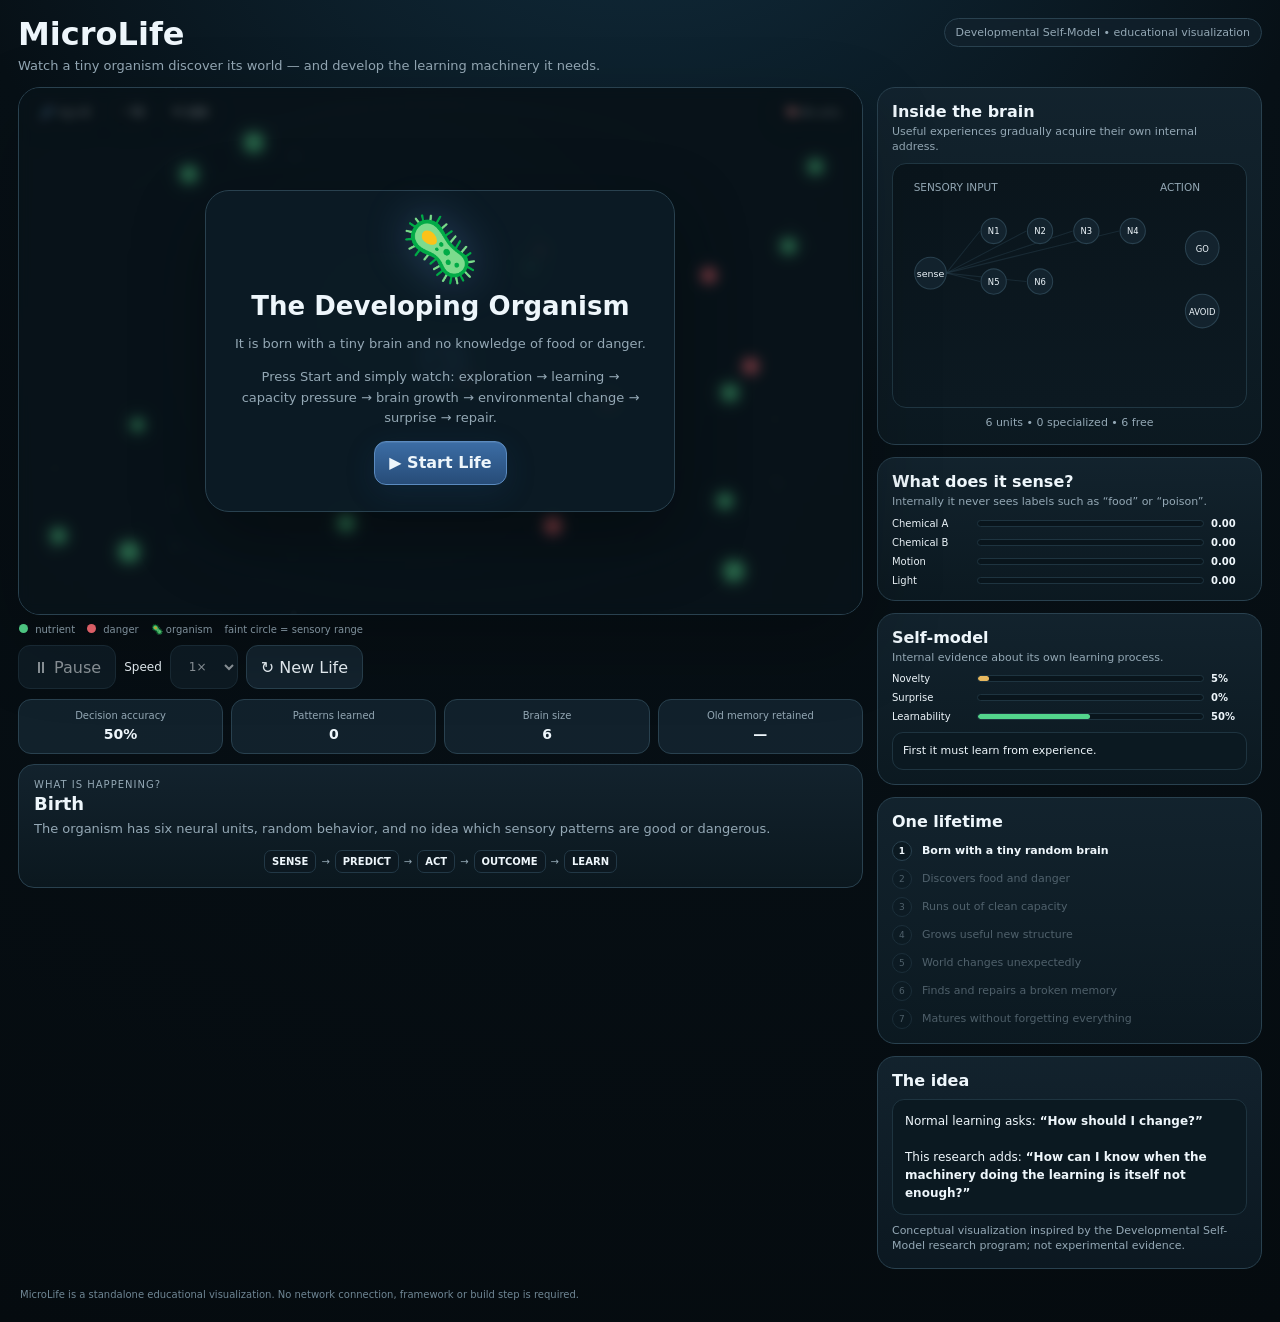
<file: index.html>
<!doctype html>
<html lang="en">
<head>
<meta charset="utf-8">
<meta name="viewport" content="width=device-width,initial-scale=1">
<title>MicroLife — A Brain That Builds Itself</title>
<meta name="description" content="Educational artificial-life visualization inspired by the Developmental Self-Model research program.">
<style>
:root{
  --bg:#071016;
  --panel:#0e1a22;
  --card:#13232e;
  --card2:#172b37;
  --text:#eef6fb;
  --muted:#94a8b5;
  --border:#29414f;
  --food:#53d58c;
  --danger:#ff6f78;
  --brain:#70a9ff;
  --novel:#e7b85f;
  --accent:#8db3ff;
  --accent-bg:#264d7f;
}
*{box-sizing:border-box}
html,body{margin:0;background:radial-gradient(circle at 50% -20%,#123042 0,#071016 42%,#050b0f 100%);color:var(--text);font-family:Inter,ui-sans-serif,system-ui,-apple-system,BlinkMacSystemFont,"Segoe UI",sans-serif}
body{min-height:100vh}
button,select{font:inherit;color:inherit}
button{cursor:pointer}
button:disabled,select:disabled{opacity:.55;cursor:not-allowed}
.app{width:min(1440px,100%);margin:0 auto;padding:18px}
.topbar{display:flex;align-items:flex-start;justify-content:space-between;gap:14px;margin-bottom:14px}
.brand h1{font-size:clamp(20px,3vw,32px);line-height:1.05;margin:0}
.brand p{margin:6px 0 0;color:var(--muted);font-size:13px}
.research-tag{border:1px solid var(--border);background:rgba(19,35,46,.7);backdrop-filter:blur(10px);border-radius:999px;padding:7px 11px;font-size:11px;color:var(--muted)}
.layout{display:grid;grid-template-columns:minmax(0,1.58fr) minmax(285px,.72fr);gap:14px}
.card{border:1px solid var(--border);background:linear-gradient(180deg,rgba(19,35,46,.96),rgba(12,25,33,.96));border-radius:18px}
.world{position:relative;overflow:hidden;border-radius:22px;border:1px solid var(--border);background:var(--panel);box-shadow:0 30px 80px rgba(0,0,0,.23)}
canvas{display:block;width:100%;height:auto;aspect-ratio:16/10}
.hud{position:absolute;top:10px;left:10px;right:10px;display:flex;justify-content:space-between;gap:8px;pointer-events:none}
.hudgroup{display:flex;gap:6px;flex-wrap:wrap}
.pill{border:1px solid rgba(92,126,146,.45);background:rgba(7,16,22,.72);backdrop-filter:blur(10px);border-radius:999px;padding:7px 10px;font-size:11px;box-shadow:0 4px 20px rgba(0,0,0,.16)}
.intro{position:absolute;inset:0;display:flex;align-items:center;justify-content:center;padding:24px;background:rgba(5,13,18,.56);backdrop-filter:blur(6px);transition:opacity .35s ease}
.intro.hide{opacity:0;pointer-events:none}
.introbox{width:min(470px,94%);text-align:center;border:1px solid var(--border);background:rgba(12,28,37,.94);border-radius:24px;padding:26px;box-shadow:0 26px 70px rgba(0,0,0,.35)}
.amoebaIcon{font-size:64px;line-height:1;margin-bottom:10px;filter:drop-shadow(0 0 22px rgba(112,169,255,.32))}
.introbox h2{margin:0;font-size:26px}
.introbox p{font-size:13px;line-height:1.55;color:var(--muted)}
.primary{background:linear-gradient(180deg,#3c6da5,#274c78);border:1px solid #5b8bc0;font-weight:750;box-shadow:inset 0 1px rgba(255,255,255,.08),0 8px 30px rgba(26,82,139,.18)}
.controls{display:flex;flex-wrap:wrap;gap:8px;margin-top:10px}
button,select{min-height:44px;border:1px solid var(--border);background:var(--card);border-radius:12px;padding:0 14px}
button:hover:not(:disabled){border-color:#4f6b7b;background:#18303d}
.stats{display:grid;grid-template-columns:repeat(4,1fr);gap:8px;margin-top:10px}
.stat{padding:10px 7px;text-align:center;border:1px solid var(--border);background:rgba(19,35,46,.92);border-radius:13px}
.stat small{display:block;color:var(--muted);font-size:10px;margin-bottom:3px}
.stat strong{font-size:14px}
.explain{margin-top:10px;padding:14px 15px;border:1px solid var(--border);background:linear-gradient(180deg,rgba(19,35,46,.96),rgba(11,24,31,.96));border-radius:16px;min-height:112px}
.eyebrow{font-size:10px;letter-spacing:.1em;text-transform:uppercase;color:var(--muted)}
.eventTitle{font-size:18px;font-weight:800;margin-top:3px}
.eventText{margin-top:6px;color:var(--muted);line-height:1.45;font-size:13px}
.flow{display:flex;align-items:center;justify-content:center;gap:5px;flex-wrap:wrap;margin-top:11px;font-size:10px;color:var(--muted)}
.flow b{color:var(--text);background:#0c1820;border:1px solid #223846;border-radius:7px;padding:5px 7px}
.side{display:flex;flex-direction:column;gap:12px;min-width:0}
.section{padding:14px}
.title{font-weight:800}
.sub{font-size:11px;color:var(--muted);margin-top:3px;line-height:1.4}
.brain{margin-top:9px;background:linear-gradient(180deg,#0a151c,#0c1921);border:1px solid #203743;border-radius:14px;padding:8px;overflow:hidden}
.brain svg{display:block;width:100%;height:auto}
.node{transition:r .25s ease,opacity .25s ease}
.newNode{animation:growNode .7s ease}
.alertNode{animation:pulseNode .55s ease infinite alternate}
.sensor{display:grid;grid-template-columns:78px 1fr 36px;gap:7px;align-items:center;font-size:10px;margin-top:8px}
.bar{height:7px;border-radius:999px;background:#09151c;overflow:hidden;border:1px solid #1e3440}
.bar span{display:block;height:100%;border-radius:999px;transition:width .25s ease}
.decision{margin-top:10px;padding:10px;border-radius:11px;background:#0b1921;border:1px solid #1e3440;font-size:11px;line-height:1.45}
.timeline{display:flex;flex-direction:column;gap:8px;margin-top:10px}
.step{display:grid;grid-template-columns:22px 1fr;gap:8px;align-items:center;color:var(--muted);font-size:11px;opacity:.48;transition:opacity .25s ease,color .25s ease}
.step.done,.step.now{opacity:1;color:var(--text)}
.step.now{font-weight:750}
.bubble{width:20px;height:20px;border-radius:50%;border:1px solid var(--border);display:flex;align-items:center;justify-content:center;font-size:9px;background:#0b1921}
.bigidea{padding:12px;border-radius:12px;background:#0b1921;border:1px solid #1e3440;font-size:12px;line-height:1.5;margin-top:9px}
.legend{display:flex;gap:12px;flex-wrap:wrap;padding:9px 1px 0;color:var(--muted);font-size:10px}
.legend i{display:inline-block;width:9px;height:9px;border-radius:50%;margin-right:4px}
.flash{animation:flash .5s ease}
.footer{padding:18px 2px 2px;color:#6f8694;font-size:10px;line-height:1.5}
@keyframes growNode{0%{transform:scale(.05);transform-origin:center}65%{transform:scale(1.4);transform-origin:center}100%{transform:scale(1);transform-origin:center}}
@keyframes pulseNode{from{opacity:.45}to{opacity:1}}
@keyframes flash{50%{transform:scale(1.015)}}
@media(max-width:900px){.layout{grid-template-columns:1fr}.side{display:grid;grid-template-columns:repeat(2,minmax(0,1fr))}.side .card:last-child{grid-column:1/-1}}
@media(max-width:620px){.app{padding:10px}.topbar{flex-direction:column}.stats{grid-template-columns:repeat(2,1fr)}.side{display:flex}.research-tag{display:none}.sensor{grid-template-columns:72px 1fr 33px}}
@media(prefers-reduced-motion:reduce){*{animation:none!important;transition:none!important}}
</style>
</head>
<body>
<main class="app">
  <div class="topbar">
    <div class="brand">
      <h1>MicroLife</h1>
      <p>Watch a tiny organism discover its world — and develop the learning machinery it needs.</p>
    </div>
    <div class="research-tag">Developmental Self-Model • educational visualization</div>
  </div>

  <div class="layout">
    <section>
      <div class="world" id="worldWrap">
        <canvas id="lifeCanvas" width="960" height="600" aria-label="Microscopic world containing a learning amoeba"></canvas>
        <div class="hud">
          <div class="hudgroup">
            <div class="pill">🧬 Age <strong id="hudAge">0</strong></div>
            <div class="pill">⚡ <strong id="hudEnergy">70</strong></div>
            <div class="pill">❤️ <strong id="hudHealth">100</strong></div>
          </div>
          <div class="hudgroup"><div class="pill">🧠 <strong id="hudBrain">6</strong> units</div></div>
        </div>

        <div class="intro" id="intro">
          <div class="introbox">
            <div class="amoebaIcon">🦠</div>
            <h2>The Developing Organism</h2>
            <p>It is born with a tiny brain and no knowledge of food or danger.</p>
            <p>Press Start and simply watch: exploration → learning → capacity pressure → brain growth → environmental change → surprise → repair.</p>
            <button id="startLife" type="button" class="primary">▶ Start Life</button>
          </div>
        </div>
      </div>

      <div class="legend">
        <span><i id="foodLegend"></i> nutrient</span>
        <span><i id="toxinLegend"></i> danger</span>
        <span>🦠 organism</span>
        <span>faint circle = sensory range</span>
      </div>

      <div class="controls">
        <button id="pauseBtn" disabled type="button">⏸ Pause</button>
        <label style="display:flex;align-items:center;gap:8px;font-size:12px">Speed
          <select id="speedSel" disabled aria-label="Simulation speed">
            <option value="1">1×</option>
            <option value="2">2×</option>
            <option value="4">4×</option>
          </select>
        </label>
        <button id="restartBtn" type="button">↻ New Life</button>
      </div>

      <div class="stats">
        <div class="stat"><small>Decision accuracy</small><strong id="accuracy">50%</strong></div>
        <div class="stat"><small>Patterns learned</small><strong id="learnedCount">0</strong></div>
        <div class="stat"><small>Brain size</small><strong id="brainCount">6</strong></div>
        <div class="stat"><small>Old memory retained</small><strong id="retention">—</strong></div>
      </div>

      <div class="explain" id="explainBox" aria-live="polite">
        <div class="eyebrow">What is happening?</div>
        <div class="eventTitle" id="eventTitle">Waiting to be born</div>
        <div class="eventText" id="eventText">Press Start Life. The organism controls itself. You only watch.</div>
        <div class="flow"><b>SENSE</b><span>→</span><b>PREDICT</b><span>→</span><b>ACT</b><span>→</span><b>OUTCOME</b><span>→</span><b>LEARN</b></div>
      </div>
    </section>

    <aside class="side">
      <div class="card section">
        <div class="title">Inside the brain</div>
        <div class="sub">Useful experiences gradually acquire their own internal address.</div>
        <div class="brain"><svg id="brainSvg" viewBox="0 0 320 215" aria-label="Developing neural network"></svg></div>
        <div class="sub" id="brainCaption" style="text-align:center;margin-top:7px">6 inherited units • mostly unused</div>
      </div>

      <div class="card section">
        <div class="title">What does it sense?</div>
        <div class="sub">Internally it never sees labels such as “food” or “poison”.</div>
        <div class="sensor"><span>Chemical A</span><div class="bar"><span id="s0"></span></div><strong id="sv0">0.00</strong></div>
        <div class="sensor"><span>Chemical B</span><div class="bar"><span id="s1"></span></div><strong id="sv1">0.00</strong></div>
        <div class="sensor"><span>Motion</span><div class="bar"><span id="s2"></span></div><strong id="sv2">0.00</strong></div>
        <div class="sensor"><span>Light</span><div class="bar"><span id="s3"></span></div><strong id="sv3">0.00</strong></div>
      </div>

      <div class="card section">
        <div class="title">Self-model</div>
        <div class="sub">Internal evidence about its own learning process.</div>
        <div class="sensor"><span>Novelty</span><div class="bar"><span id="novBar"></span></div><strong id="novTxt">0%</strong></div>
        <div class="sensor"><span>Surprise</span><div class="bar"><span id="surBar"></span></div><strong id="surTxt">0%</strong></div>
        <div class="sensor"><span>Learnability</span><div class="bar"><span id="leaBar"></span></div><strong id="leaTxt">0%</strong></div>
        <div class="decision" id="decision">No structural decision yet.</div>
      </div>

      <div class="card section">
        <div class="title">One lifetime</div>
        <div class="timeline">
          <div class="step now" id="st0"><span class="bubble">1</span><span>Born with a tiny random brain</span></div>
          <div class="step" id="st1"><span class="bubble">2</span><span>Discovers food and danger</span></div>
          <div class="step" id="st2"><span class="bubble">3</span><span>Runs out of clean capacity</span></div>
          <div class="step" id="st3"><span class="bubble">4</span><span>Grows useful new structure</span></div>
          <div class="step" id="st4"><span class="bubble">5</span><span>World changes unexpectedly</span></div>
          <div class="step" id="st5"><span class="bubble">6</span><span>Finds and repairs a broken memory</span></div>
          <div class="step" id="st6"><span class="bubble">7</span><span>Matures without forgetting everything</span></div>
        </div>
      </div>

      <div class="card section">
        <div class="title">The idea</div>
        <div class="bigidea" id="ideaText">Normal learning asks: <strong>“How should I change?”</strong><br><br>This research adds: <strong>“How can I know when the machinery doing the learning is itself not enough?”</strong></div>
        <div class="sub" style="margin-top:8px">Conceptual visualization inspired by the Developmental Self-Model research program; not experimental evidence.</div>
      </div>
    </aside>
  </div>

  <div class="footer">
    MicroLife is a standalone educational visualization. No network connection, framework or build step is required.
  </div>
</main>

<script>
(()=>{
  "use strict";

  const $=s=>document.querySelector(s);
  const canvas=$("#lifeCanvas");
  const ctx=canvas.getContext("2d");
  const W=canvas.width,H=canvas.height;

  const CSS=getComputedStyle(document.documentElement);
  const color=(name,fallback)=>CSS.getPropertyValue(name).trim()||fallback;
  const C={
    text:color("--text","#eef6fb"),muted:color("--muted","#94a8b5"),border:color("--border","#29414f"),
    panel:color("--panel","#0e1a22"),card:color("--card","#13232e"),food:color("--food","#53d58c"),
    danger:color("--danger","#ff6f78"),brain:color("--brain","#70a9ff"),novel:color("--novel","#e7b85f")
  };

  $("#foodLegend").style.background=C.food;
  $("#toxinLegend").style.background=C.danger;
  ["s0","s1","s2","s3"].forEach(id=>$("#"+id).style.background=C.brain);
  $("#novBar").style.background=C.novel;
  $("#surBar").style.background=C.danger;
  $("#leaBar").style.background=C.food;

  let seed=918273,raf=0,last=0,accum=0,running=false,paused=false,speed=1,worldTime=0;
  let organism,objects,slots,history,novelCounts,patterns,currentTarget,lastMajor="",stage=0;
  let reversal=false,noiseOn=false,repairDone=false,growthCount=0,decisionSamples=[];

  const rnd=()=>{seed=(seed*1664525+1013904223)>>>0;return seed/4294967296};
  const clamp=(v,a,b)=>Math.max(a,Math.min(b,v));
  const distance=(a,b)=>Math.hypot(a.x-b.x,a.y-b.y);

  function makePatterns(){
    return {
      f1:{reward:1,s:[.86,.15,.10,.75]}, t1:{reward:-1,s:[.78,.22,.12,.69]},
      f2:{reward:1,s:[.22,.82,.18,.53]}, t2:{reward:-1,s:[.31,.76,.15,.48]},
      f3:{reward:1,s:[.60,.42,.21,.82]}, t3:{reward:-1,s:[.58,.46,.25,.78]},
      f4:{reward:1,s:[.18,.57,.32,.27]}, t4:{reward:-1,s:[.21,.61,.37,.31]}
    };
  }

  function resetState(){
    seed=918273;worldTime=0;stage=0;reversal=false;noiseOn=false;repairDone=false;growthCount=0;lastMajor="";
    patterns=makePatterns();history=[];decisionSamples=[];novelCounts={};currentTarget=null;
    organism={x:W*.5,y:H*.52,vx:0,vy:0,energy:70,health:100,age:0,glow:0,damage:0};
    slots=[];
    for(let i=0;i<6;i++)slots.push({id:i+1,key:null,action:null,conf:0,surprise:0,utility:0,just:false,broken:false});
    objects=[];
    spawnSet(["f1","t1","f2","t2"],18);
    setMajor("Birth","The organism has six neural units, random behavior, and no idea which sensory patterns are good or dangerous.","First it must learn from experience.");
    updateStage(0);updateUI();draw();
  }

  function spawnSet(keys,count){
    for(let i=0;i<count;i++)spawnObject(keys[Math.floor(rnd()*keys.length)]);
  }

  function spawnObject(key,x=null,y=null){
    objects.push({
      key,
      x:x??40+rnd()*(W-80),
      y:y??55+rnd()*(H-95),
      r:7+rnd()*4,
      pulse:rnd()*Math.PI*2,
      vx:(rnd()-.5)*.18,
      vy:(rnd()-.5)*.18
    });
  }

  function allowedKeys(){
    if(organism.age<13)return ["f1","t1","f2","t2"];
    if(organism.age<25)return ["f1","t1","f2","t2","f3","t3"];
    return ["f1","t1","f2","t2","f3","t3","f4","t4"];
  }

  function owner(key){return slots.find(s=>s.key===key);}
  function freeSlot(){return slots.find(s=>!s.key);}
  function correctAction(key){return patterns[key].reward>0?"approach":"avoid";}

  function setMajor(title,text,decision){
    if(title===lastMajor)return;
    lastMajor=title;
    $("#eventTitle").textContent=title;
    $("#eventText").textContent=text;
    $("#decision").textContent=decision||"";
    const box=$("#explainBox");
    box.classList.remove("flash");
    void box.offsetWidth;
    box.classList.add("flash");
  }

  function updateStage(n){
    stage=Math.max(stage,n);
    for(let i=0;i<7;i++){
      const el=$("#st"+i);
      el.classList.toggle("done",i<stage);
      el.classList.toggle("now",i===stage);
    }
  }

  function sensoryFor(obj){
    if(!obj)return [0,0,0,0];
    const base=patterns[obj.key].s;
    return base.map((v,i)=>clamp(v+(rnd()-.5)*.04+(i===2?Math.min(.14,Math.abs(obj.vx)+Math.abs(obj.vy)):0),0,1));
  }

  function chooseTarget(){
    let best=null,score=-1e9;
    for(const o of objects){
      const d=distance(organism,o);
      if(d>235)continue;
      const sl=owner(o.key);
      const action=sl?.action;
      let val=0;
      if(action==="approach")val=330-d+sl.conf*95;
      else if(action==="avoid")val=-160-d;
      else val=115-d+rnd()*100;
      if(val>score){score=val;best=o;}
    }
    return best;
  }

  function moveOrganism(dt){
    currentTarget=chooseTarget();
    let ax=(rnd()-.5)*.12,ay=(rnd()-.5)*.12;

    if(currentTarget){
      const dx=currentTarget.x-organism.x;
      const dy=currentTarget.y-organism.y;
      const d=Math.max(1,Math.hypot(dx,dy));
      const sl=owner(currentTarget.key);
      const action=sl?.action||((rnd()<.62)?"approach":"avoid");
      const sign=action==="approach"?1:-1;
      ax+=sign*dx/d*.34;
      ay+=sign*dy/d*.34;
      decisionSamples.push(action===correctAction(currentTarget.key)?1:0);
      if(decisionSamples.length>120)decisionSamples.shift();
    }

    organism.vx=organism.vx*.94+ax;
    organism.vy=organism.vy*.94+ay;

    const max=.92+Math.min(.28,organism.energy/300);
    const mag=Math.hypot(organism.vx,organism.vy);
    if(mag>max){
      organism.vx=organism.vx/mag*max;
      organism.vy=organism.vy/mag*max;
    }

    organism.x+=organism.vx*dt*9;
    organism.y+=organism.vy*dt*9;

    if(organism.x<28){organism.x=28;organism.vx=Math.abs(organism.vx);}
    if(organism.x>W-28){organism.x=W-28;organism.vx=-Math.abs(organism.vx);}
    if(organism.y<42){organism.y=42;organism.vy=Math.abs(organism.vy);}
    if(organism.y>H-28){organism.y=H-28;organism.vy=-Math.abs(organism.vy);}

    organism.energy=clamp(organism.energy-.003*dt,15,100);
    organism.glow=Math.max(0,organism.glow-dt*.015);
    organism.damage=Math.max(0,organism.damage-dt*.02);
  }

  function collisionLearning(obj){
    const actual=patterns[obj.key].reward;
    const noisy=noiseOn&&rnd()<.12;
    const perceived=noisy?-actual:actual;
    let sl=owner(obj.key);

    if(!sl){
      const free=freeSlot();
      if(free){
        free.key=obj.key;
        free.action=perceived>0?"approach":"avoid";
        free.conf=.32;
        free.utility=.4;
        sl=free;
        setMajor(
          "A memory is forming",
          "The organism touched something and experienced an outcome. One unused neural unit becomes associated with that sensory pattern.",
          "Ordinary local learning is enough while unused capacity exists."
        );
        updateStage(1);
      }else{
        novelCounts[obj.key]=(novelCounts[obj.key]||0)+1;
        if(novelCounts[obj.key]>=2){
          const n={id:slots.length+1,key:obj.key,action:perceived>0?"approach":"avoid",conf:.38,surprise:0,utility:.5,just:true,broken:false};
          slots.push(n);
          sl=n;
          growthCount++;
          organism.energy=clamp(organism.energy-4,15,100);
          setMajor(
            "🌱 The brain grows",
            "Every old slot is occupied, yet this sensory pattern still needs a reliable internal address. A new unit grows and is imprinted on the experience that caused the problem.",
            "GROW: add useful capacity, not a random neuron."
          );
          updateStage(3);
          setTimeout(()=>{n.just=false;renderBrain();},900);
        }
      }
    }else{
      const expectedGood=sl.action==="approach";
      const outcomeGood=perceived>0;
      const error=expectedGood!==outcomeGood;

      if(!error){
        sl.conf=clamp(sl.conf+.08,0,1);
        sl.surprise*=.62;
        sl.utility=clamp(sl.utility+.08,0,2);
      }else{
        sl.surprise=clamp(sl.surprise*.72+sl.conf*.34,0,1);
        sl.conf=clamp(sl.conf-.025,.18,1);
        sl.utility=clamp(sl.utility-.03,0,2);

        if(reversal&&obj.key==="f1"&&sl.surprise>.72){
          sl.broken=true;
          sl.action=perceived>0?"approach":"avoid";
          sl.conf=.28;
          sl.surprise=.12;
          repairDone=true;
          setMajor(
            "🔧 A specific memory is repaired",
            "The old slot was highly confident and repeatedly wrong. Instead of resetting the whole brain, the organism reopens only this address and learns the new relationship.",
            "REPAIR: target the broken slot while leaving unrelated memories intact."
          );
          updateStage(5);
        }else if(noisy&&sl.surprise<.6){
          setMajor(
            "One error is not enough",
            "Feedback can occasionally be noisy. Surprise rises, but one unlucky event does not immediately destroy a useful memory.",
            "WAIT: distinguish noise from persistent structural failure."
          );
        }
      }
    }

    if(actual>0){
      organism.energy=clamp(organism.energy+10,0,100);
      organism.glow=1;
    }else{
      organism.health=clamp(organism.health-7,20,100);
      organism.energy=clamp(organism.energy-5,15,100);
      organism.damage=1;
    }

    history.push({key:obj.key,actual,noisy});
    if(history.length>100)history.shift();
  }

  function processCollisions(){
    for(let i=objects.length-1;i>=0;i--){
      const o=objects[i];
      if(distance(organism,o)<24+o.r){
        collisionLearning(o);
        objects.splice(i,1);
        const keys=allowedKeys();
        spawnObject(keys[Math.floor(rnd()*keys.length)]);
      }
    }
  }

  function worldDevelopment(){
    if(organism.age>=13&&stage<2){
      spawnSet(["f3","t3"],8);
      setMajor(
        "The world becomes richer",
        "New sensory patterns appear. The tiny inherited brain begins running out of clean internal addresses.",
        "Watch for a capacity bottleneck."
      );
      updateStage(2);
    }

    if(organism.age>=25&&growthCount===0)spawnSet(["f4","t4"],10);

    if(organism.age>=32&&!noiseOn){
      noiseOn=true;
      setMajor(
        "The world becomes noisy",
        "Sometimes feedback is misleading. A single error must not automatically erase a useful memory.",
        "Surprise should accumulate only when confident errors persist."
      );
    }

    if(organism.age>=43&&!reversal){
      reversal=true;
      patterns.f1.reward=-1;
      for(let i=0;i<6;i++)spawnObject("f1",100+rnd()*(W-200),90+rnd()*(H-180));
      setMajor(
        "⚠️ Environmental reversal",
        "A familiar sensory pattern that used to predict food now causes damage. Old knowledge becomes confidently wrong.",
        "The self-model must decide whether this is noise or a genuinely broken memory."
      );
      updateStage(4);
    }

    if(organism.age>=62&&repairDone&&stage<6){
      setMajor(
        "A mature developmental brain",
        "The organism started small, grew only when representation was insufficient, and repaired one changed relationship without erasing everything else.",
        "Its learning machinery changed during its own lifetime."
      );
      updateStage(6);
    }
  }

  function logicStep(dt){
    organism.age+=dt*.035;
    moveOrganism(dt);
    processCollisions();
    worldDevelopment();

    for(const o of objects){
      o.x+=o.vx*dt*2;
      o.y+=o.vy*dt*2;
      o.pulse+=dt*.03;
      if(o.x<20||o.x>W-20)o.vx*=-1;
      if(o.y<35||o.y>H-20)o.vy*=-1;
    }

    if(organism.age>70&&!paused){
      paused=true;
      setMajor(
        "Life complete",
        "You watched the complete cycle: exploration → learning → capacity pressure → useful growth → reversal → surprise → selective repair.",
        "The key idea is learning when the learning machinery itself needs to change."
      );
      $("#pauseBtn").textContent="▶ Resume";
    }
    updateUI();
  }

  function sensorState(){return sensoryFor(currentTarget);}

  function metrics(){
    const accuracy=decisionSamples.length?decisionSamples.reduce((a,b)=>a+b,0)/decisionSamples.length:.5;
    const learned=slots.filter(s=>s.key).length;
    const novelty=currentTarget&&!owner(currentTarget.key)?1:.05;
    const surprise=currentTarget&&owner(currentTarget.key)?owner(currentTarget.key).surprise:0;
    const recent=decisionSamples.slice(-20);
    const older=decisionSamples.slice(-60,-20);
    const r=recent.length?recent.reduce((a,b)=>a+b,0)/recent.length:.5;
    const o=older.length?older.reduce((a,b)=>a+b,0)/older.length:.5;
    return {accuracy,learned,novelty,surprise,learnability:clamp(.5+(r-o),0,1)};
  }

  function updateUI(){
    const m=metrics();
    $("#hudAge").textContent=Math.floor(organism.age);
    $("#hudEnergy").textContent=Math.round(organism.energy);
    $("#hudHealth").textContent=Math.round(organism.health);
    $("#hudBrain").textContent=slots.length;
    $("#accuracy").textContent=Math.round(m.accuracy*100)+"%";
    $("#learnedCount").textContent=m.learned;
    $("#brainCount").textContent=slots.length;

    const retained=slots.filter(s=>s.key&&s.key!=="f1");
    $("#retention").textContent=reversal
      ? (retained.length?Math.round(retained.filter(s=>s.conf>.35).length/retained.length*100)+"%":"—")
      : "—";

    const sv=sensorState();
    sv.forEach((v,i)=>{
      $("#s"+i).style.width=Math.round(v*100)+"%";
      $("#sv"+i).textContent=v.toFixed(2);
    });

    $("#novBar").style.width=Math.round(m.novelty*100)+"%";
    $("#novTxt").textContent=Math.round(m.novelty*100)+"%";
    $("#surBar").style.width=Math.round(m.surprise*100)+"%";
    $("#surTxt").textContent=Math.round(m.surprise*100)+"%";
    $("#leaBar").style.width=Math.round(m.learnability*100)+"%";
    $("#leaTxt").textContent=Math.round(m.learnability*100)+"%";

    if(stage>=6){
      $("#ideaText").innerHTML='Most learning asks: <strong>“How should I change my parameters?”</strong><br><br>This organism also asks: <strong>“Is my current learning machinery itself insufficient or broken?”</strong><br><br>Then it can <strong>grow or repair the specific capacity it needs.</strong>';
    }

    renderBrain();
  }

  function renderBrain(){
    const svg=$("#brainSvg");
    let out="";

    out+='<text x="12" y="18" font-size="10" fill="'+C.muted+'">SENSORY INPUT</text>';
    out+='<text x="246" y="18" font-size="10" fill="'+C.muted+'">ACTION</text>';
    out+='<circle cx="28" cy="96" r="15" fill="'+C.card+'" stroke="'+C.border+'"/>';
    out+='<text x="28" y="100" text-anchor="middle" font-size="9" fill="'+C.text+'">sense</text>';
    out+='<circle cx="286" cy="72" r="16" fill="'+C.card+'" stroke="'+C.border+'"/>';
    out+='<text x="286" y="76" text-anchor="middle" font-size="8" fill="'+C.text+'">GO</text>';
    out+='<circle cx="286" cy="132" r="16" fill="'+C.card+'" stroke="'+C.border+'"/>';
    out+='<text x="286" y="136" text-anchor="middle" font-size="8" fill="'+C.text+'">AVOID</text>';

    const positions=[];
    slots.forEach((slot,i)=>{
      const column=i%4;
      const row=Math.floor(i/4);
      positions.push({x:88+column*44,y:56+row*48});
    });

    slots.forEach((slot,i)=>{
      const p=positions[i];
      out+='<line x1="43" y1="96" x2="'+(p.x-13)+'" y2="'+p.y+'" stroke="'+C.border+'" stroke-width="1" opacity=".45"/>';
      if(slot.key){
        const actionY=slot.action==="approach"?72:132;
        const edgeColor=slot.action==="approach"?C.food:C.danger;
        out+='<line x1="'+(p.x+13)+'" y1="'+p.y+'" x2="270" y2="'+actionY+'" stroke="'+edgeColor+'" stroke-width="'+(1+slot.conf*2)+'" opacity="'+(.3+slot.conf*.6)+'"/>';
      }
    });

    slots.forEach((slot,i)=>{
      const p=positions[i];
      const isActive=Boolean(currentTarget&&slot.key===currentTarget.key);
      const fill=slot.broken?C.danger:(slot.key?C.brain:C.card);
      const cls=(slot.just?" newNode":"")+(isActive&&slot.surprise>.55?" alertNode":"");
      out+='<circle class="node'+cls+'" cx="'+p.x+'" cy="'+p.y+'" r="'+(isActive?14:12)+'" fill="'+fill+'" stroke="'+(isActive?C.text:C.border)+'" stroke-width="'+(isActive?2:1)+'"/>';
      out+='<text x="'+p.x+'" y="'+(p.y+3)+'" text-anchor="middle" font-size="8" fill="'+C.text+'">N'+slot.id+'</text>';
    });

    svg.innerHTML=out;
    const used=slots.filter(s=>s.key).length;
    $("#brainCaption").textContent=slots.length+" units • "+used+" specialized • "+Math.max(0,slots.length-used)+" free";
  }

  function drawBackground(){
    ctx.fillStyle=C.panel;
    ctx.fillRect(0,0,W,H);

    const gradient=ctx.createRadialGradient(W*.42,H*.42,10,W*.5,H*.5,W*.65);
    gradient.addColorStop(0,"rgba(50,100,125,.10)");
    gradient.addColorStop(1,"rgba(0,0,0,0)");
    ctx.fillStyle=gradient;
    ctx.fillRect(0,0,W,H);

    ctx.save();
    ctx.globalAlpha=.11;
    for(let i=0;i<34;i++){
      const x=(i*137+worldTime*.18)%W;
      const y=(i*83+Math.sin(i*1.7)*92+H)%H;
      const r=1.5+(i%4);
      ctx.beginPath();
      ctx.arc(x,y,r,0,Math.PI*2);
      ctx.fillStyle=C.muted;
      ctx.fill();
    }
    ctx.restore();

    ctx.save();
    ctx.strokeStyle=C.border;
    ctx.globalAlpha=.28;
    ctx.lineWidth=2;
    ctx.beginPath();
    ctx.ellipse(W/2,H/2,W*.49,H*.47,0,0,Math.PI*2);
    ctx.stroke();
    ctx.restore();
  }

  function drawObjects(){
    for(const o of objects){
      const food=patterns[o.key].reward>0;
      ctx.save();
      ctx.translate(o.x,o.y);
      const pulse=1+Math.sin(o.pulse)*.08;
      ctx.scale(pulse,pulse);

      if(food){
        ctx.shadowBlur=15;
        ctx.shadowColor=C.food;
        ctx.fillStyle=C.food;
        ctx.beginPath();
        ctx.arc(0,0,o.r,0,Math.PI*2);
        ctx.fill();

        ctx.globalAlpha=.35;
        ctx.fillStyle=C.text;
        ctx.beginPath();
        ctx.arc(-o.r*.28,-o.r*.28,Math.max(1.5,o.r*.23),0,Math.PI*2);
        ctx.fill();
      }else{
        ctx.shadowBlur=11;
        ctx.shadowColor=C.danger;
        ctx.fillStyle=C.danger;
        ctx.beginPath();
        const spikes=7;
        for(let i=0;i<spikes*2;i++){
          const a=i*Math.PI/spikes;
          const r=i%2?o.r*.75:o.r*1.35;
          const x=Math.cos(a)*r,y=Math.sin(a)*r;
          if(i===0)ctx.moveTo(x,y);else ctx.lineTo(x,y);
        }
        ctx.closePath();
        ctx.fill();
      }
      ctx.restore();
    }
  }

  function drawAmoeba(){
    const t=worldTime*.035;
    const ang=Math.atan2(organism.vy,organism.vx);

    ctx.save();
    ctx.translate(organism.x,organism.y);
    ctx.rotate(ang);
    ctx.shadowBlur=organism.glow?30:17;
    ctx.shadowColor=organism.damage?C.danger:(organism.glow?C.food:C.brain);
    ctx.fillStyle=organism.damage?C.danger:C.brain;
    ctx.globalAlpha=.92;

    ctx.beginPath();
    const points=22;
    for(let i=0;i<points;i++){
      const a=i/points*Math.PI*2;
      let r=22+Math.sin(a*3+t)*3+Math.sin(a*5-t*.7)*2.2;
      if(Math.cos(a)>.55)r+=7+Math.max(0,Math.hypot(organism.vx,organism.vy))*3;
      const x=Math.cos(a)*r,y=Math.sin(a)*r;
      if(i===0)ctx.moveTo(x,y);else ctx.lineTo(x,y);
    }
    ctx.closePath();
    ctx.fill();

    ctx.shadowBlur=0;
    ctx.globalAlpha=.55;
    ctx.fillStyle="#09151c";
    ctx.beginPath();
    ctx.arc(-4,2,9,0,Math.PI*2);
    ctx.fill();

    ctx.globalAlpha=.75;
    ctx.strokeStyle="#b7d5ff";
    ctx.lineWidth=1;
    for(let i=0;i<Math.min(8,slots.length);i++){
      const a=i/Math.max(6,slots.length)*Math.PI*2+t*.03;
      const rr=6+(i%2)*3;
      ctx.beginPath();
      ctx.arc(Math.cos(a)*rr,Math.sin(a)*rr,1.2,0,Math.PI*2);
      ctx.stroke();
    }

    ctx.globalAlpha=.9;
    ctx.fillStyle=C.text;
    ctx.beginPath();
    ctx.arc(6,-6,2.5,0,Math.PI*2);
    ctx.fill();
    ctx.restore();

    ctx.save();
    ctx.beginPath();
    ctx.arc(organism.x,organism.y,185,0,Math.PI*2);
    ctx.strokeStyle=C.brain;
    ctx.globalAlpha=.075;
    ctx.setLineDash([5,9]);
    ctx.stroke();
    ctx.restore();

    if(currentTarget){
      ctx.save();
      ctx.strokeStyle=C.muted;
      ctx.globalAlpha=.17;
      ctx.setLineDash([3,8]);
      ctx.beginPath();
      ctx.moveTo(organism.x,organism.y);
      ctx.lineTo(currentTarget.x,currentTarget.y);
      ctx.stroke();
      ctx.restore();
    }
  }

  function draw(){
    drawBackground();
    drawObjects();
    drawAmoeba();
  }

  function frame(ts){
    if(!last)last=ts;
    const delta=Math.min(40,ts-last);
    last=ts;
    worldTime+=delta*speed;

    if(running&&!paused){
      accum+=delta*speed;
      while(accum>=55){
        logicStep(1);
        accum-=55;
      }
    }

    draw();
    raf=requestAnimationFrame(frame);
  }

  function start(){
    running=true;
    paused=false;
    $("#intro").classList.add("hide");
    $("#pauseBtn").disabled=false;
    $("#speedSel").disabled=false;
    $("#pauseBtn").textContent="⏸ Pause";
    setMajor(
      "Exploration begins",
      "The organism moves almost randomly. It does not know what any sensory pattern means yet.",
      "Experience must create the first associations."
    );
  }

  function restart(){
    running=false;
    paused=false;
    $("#intro").classList.remove("hide");
    $("#pauseBtn").disabled=true;
    $("#speedSel").disabled=true;
    $("#pauseBtn").textContent="⏸ Pause";
    speed=1;
    $("#speedSel").value="1";
    resetState();
  }

  $("#startLife").addEventListener("click",start);
  $("#pauseBtn").addEventListener("click",()=>{
    paused=!paused;
    $("#pauseBtn").textContent=paused?"▶ Resume":"⏸ Pause";
  });
  $("#speedSel").addEventListener("change",e=>{
    speed=clamp(Number(e.target.value)||1,1,4);
  });
  $("#restartBtn").addEventListener("click",restart);

  resetState();
  raf=requestAnimationFrame(frame);
})();
</script>
</body>
</html>
</file>
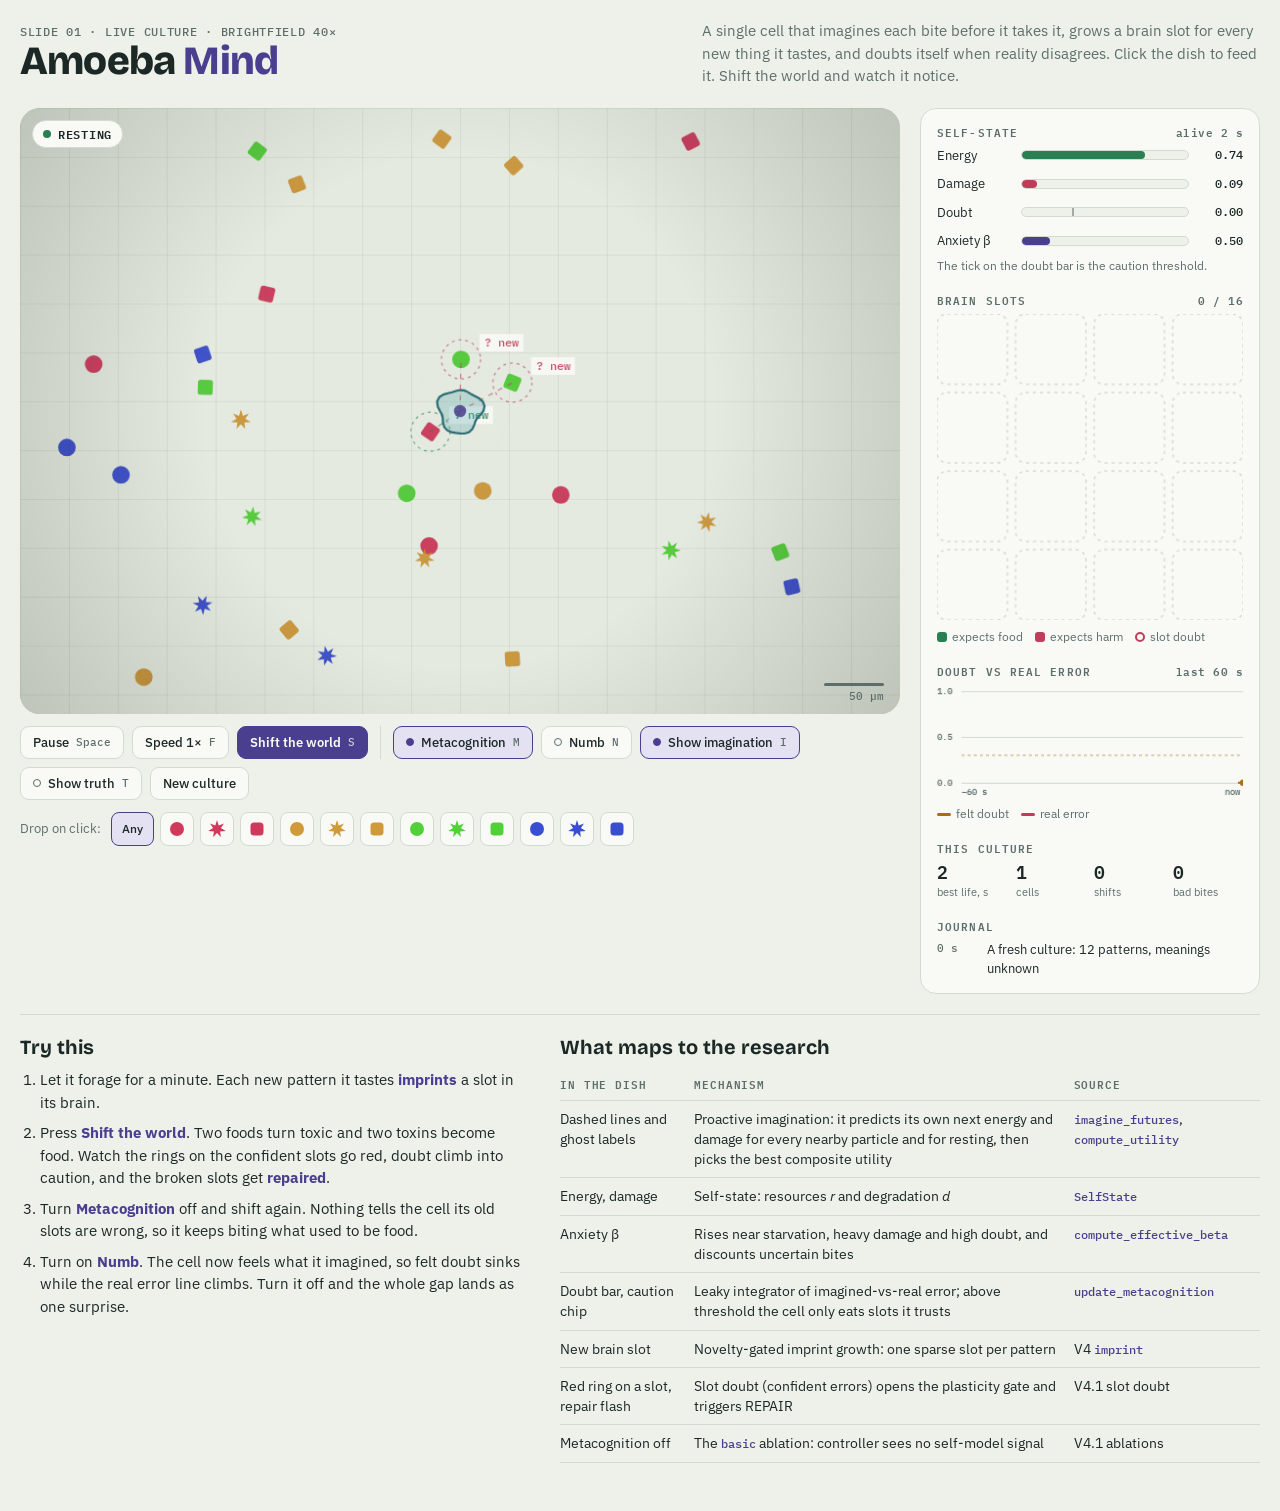
<file: game/index.html>
<!doctype html>
<html lang="en">
<head>
<meta charset="utf-8">
<meta name="viewport" content="width=device-width, initial-scale=1, viewport-fit=cover">
<title>Amoeba Mind</title>
<link rel="preconnect" href="https://fonts.googleapis.com">
<link rel="stylesheet" href="https://fonts.googleapis.com/css2?family=Bricolage+Grotesque:opsz,wght@12..96,600;12..96,800&family=IBM+Plex+Mono:wght@500;600&family=IBM+Plex+Sans:wght@400;500;600&display=swap">
<link rel="stylesheet" href="style.css">
</head>
<body>
<!-- BODY START -->
<div class="wrap">
  <header class="masthead">
    <div>
      <div class="slide-label">Slide 01 · live culture · brightfield 40×</div>
      <h1>Amoeba <span>Mind</span></h1>
    </div>
    <p>A single cell that imagines each bite before it takes it, grows a brain slot for every new thing it tastes, and doubts itself when reality disagrees. Click the dish to feed it. Shift the world and watch it notice.</p>
  </header>

  <section class="lab">
    <div class="stage">
      <div class="viewport">
        <canvas id="dish" width="900" height="620" aria-label="Petri dish with the amoeba and particles. Click to drop a particle."></canvas>
        <div class="chip" id="modeChip" data-mode="ok"><i></i><span id="modeText">Foraging</span></div>
        <div class="scalebar"><b></b>50 µm</div>
      </div>

      <div class="controls" role="toolbar" aria-label="Simulation controls">
        <button id="btnPause" type="button">Pause <kbd>Space</kbd></button>
        <button id="btnSpeed" type="button">Speed 1× <kbd>F</kbd></button>
        <button id="btnShift" class="primary" type="button">Shift the world <kbd>S</kbd></button>
        <span class="sep" aria-hidden="true"></span>
        <button id="btnMeta" type="button" aria-pressed="true"><span class="toggle-dot"></span>Metacognition <kbd>M</kbd></button>
        <button id="btnNumb" type="button" aria-pressed="false"><span class="toggle-dot"></span>Numb <kbd>N</kbd></button>
        <button id="btnImagine" type="button" aria-pressed="true"><span class="toggle-dot"></span>Show imagination <kbd>I</kbd></button>
        <button id="btnTruth" type="button" aria-pressed="false"><span class="toggle-dot"></span>Show truth <kbd>T</kbd></button>
        <button id="btnReset" type="button">New culture</button>
      </div>
      <div class="dropper" id="dropper" aria-label="Particle to drop">
        <span class="label">Drop on click:</span>
      </div>
    </div>

    <aside class="panel" aria-label="Instrument panel">
      <section>
        <h2>Self-state <span id="ageText">0 s</span></h2>
        <div class="meters">
          <div class="meter"><span>Energy</span><div class="track"><div class="fill" id="mEnergy"></div><div class="ghost" id="mFelt" hidden></div></div><span class="val" id="vEnergy">0</span></div>
          <div class="meter"><span>Damage</span><div class="track"><div class="fill bad" id="mDamage"></div></div><span class="val" id="vDamage">0</span></div>
          <div class="meter"><span>Doubt</span><div class="track"><div class="fill warn" id="mDoubt"></div><div class="tick" id="tCaution"></div></div><span class="val" id="vDoubt">0</span></div>
          <div class="meter"><span>Anxiety β</span><div class="track"><div class="fill hema" id="mBeta"></div></div><span class="val" id="vBeta">0</span></div>
        </div>
        <p class="note" id="stateNote">The tick on the doubt bar is the caution threshold.</p>
      </section>

      <section>
        <h2>Brain slots <span id="slotCount">0 / 16</span></h2>
        <canvas id="brain" width="300" height="300" aria-label="Brain slots: one per learned pattern"></canvas>
        <div class="legend">
          <span><i style="background:var(--good)"></i>expects food</span>
          <span><i style="background:var(--bad)"></i>expects harm</span>
          <span><i class="ring"></i>slot doubt</span>
        </div>
      </section>

      <section>
        <h2>Doubt vs real error <span>last 60 s</span></h2>
        <canvas id="chart" width="300" height="110" aria-label="Chart of felt doubt and real prediction error"></canvas>
        <div class="legend">
          <span><i class="line" style="background:var(--warn)"></i>felt doubt</span>
          <span><i class="line" style="background:var(--bad)"></i>real error</span>
        </div>
      </section>

      <section>
        <h2>This culture</h2>
        <div class="stats">
          <div class="stat"><b id="sBest">0</b><span>best life, s</span></div>
          <div class="stat"><b id="sLives">1</b><span>cells</span></div>
          <div class="stat"><b id="sShifts">0</b><span>shifts</span></div>
          <div class="stat"><b id="sBad">0</b><span>bad bites</span></div>
        </div>
      </section>

      <section>
        <h2>Journal</h2>
        <ol class="journal" id="journal"></ol>
      </section>
    </aside>
  </section>

  <section class="guide">
    <div>
      <h2>Try this</h2>
      <ol>
        <li>Let it forage for a minute. Each new pattern it tastes <b>imprints</b> a slot in its brain.</li>
        <li>Press <b>Shift the world</b>. Two foods turn toxic and two toxins become food. Watch the rings on the confident slots go red, doubt climb into caution, and the broken slots get <b>repaired</b>.</li>
        <li>Turn <b>Metacognition</b> off and shift again. Nothing tells the cell its old slots are wrong, so it keeps biting what used to be food.</li>
        <li>Turn on <b>Numb</b>. The cell now feels what it imagined, so felt doubt sinks while the real error line climbs. Turn it off and the whole gap lands as one surprise.</li>
      </ol>
    </div>
    <div>
      <h2>What maps to the research</h2>
      <div class="table-scroll">
        <table>
          <thead><tr><th>In the dish</th><th>Mechanism</th><th>Source</th></tr></thead>
          <tbody>
            <tr><td>Dashed lines and ghost labels</td><td>Proactive imagination: it predicts its own next energy and damage for every nearby particle and for resting, then picks the best composite utility</td><td><code>imagine_futures</code>, <code>compute_utility</code></td></tr>
            <tr><td>Energy, damage</td><td>Self-state: resources <i>r</i> and degradation <i>d</i></td><td><code>SelfState</code></td></tr>
            <tr><td>Anxiety β</td><td>Rises near starvation, heavy damage and high doubt, and discounts uncertain bites</td><td><code>compute_effective_beta</code></td></tr>
            <tr><td>Doubt bar, caution chip</td><td>Leaky integrator of imagined-vs-real error; above threshold the cell only eats slots it trusts</td><td><code>update_metacognition</code></td></tr>
            <tr><td>New brain slot</td><td>Novelty-gated imprint growth: one sparse slot per pattern</td><td>V4 <code>imprint</code></td></tr>
            <tr><td>Red ring on a slot, repair flash</td><td>Slot doubt (confident errors) opens the plasticity gate and triggers REPAIR</td><td>V4.1 slot doubt</td></tr>
            <tr><td>Metacognition off</td><td>The <code>basic</code> ablation: controller sees no self-model signal</td><td>V4.1 ablations</td></tr>
          </tbody>
        </table>
      </div>
    </div>
  </section>
</div>
<!-- BODY END -->
<script src="sim.js"></script>
<script src="game.js"></script>
</body>
</html>
</file>
<file: game/style.css>
/* Amoeba Mind — brightfield slide by day, darkfield by night. */
:root {
  --ground: #eef1ea;
  --panel: #f9faf6;
  --ink: #1c2826;
  --muted: #5d6e6a;
  --rule: #d3dbd1;
  --hema: #4a3e8e;        /* hematoxylin: the accent */
  --hema-soft: #e4e1f3;
  --good: #2a7f53;
  --bad: #bf3d5b;
  --warn: #a86f0c;
  --dish: #e4eadf;
  --dish-edge: #b9c5b6;
  --cell: rgba(80, 160, 170, 0.28);
  --membrane: #2b6b74;
  --nucleus: #4a3e8e;
  --grid-line: rgba(40, 70, 60, 0.07);
  --particle-l: 48%;
  --font-display: "Bricolage Grotesque", "Avenir Next", "Segoe UI", system-ui, sans-serif;
  --font-body: "IBM Plex Sans", "Segoe UI", system-ui, sans-serif;
  --font-mono: "IBM Plex Mono", ui-monospace, "SFMono-Regular", Menlo, monospace;
}
@media (prefers-color-scheme: dark) {
  :root:not([data-theme="light"]) {
    color-scheme: dark;
    --ground: #0d1214;
    --panel: #141b1e;
    --ink: #dce7e4;
    --muted: #8ea29e;
    --rule: #25312f;
    --hema: #a99ef2;
    --hema-soft: #2a2748;
    --good: #5fcf8f;
    --bad: #f07b94;
    --warn: #e5b44a;
    --dish: #070b0c;
    --dish-edge: #000000;
    --cell: rgba(120, 220, 215, 0.16);
    --membrane: #7fd8d1;
    --nucleus: #b7aefc;
    --grid-line: rgba(160, 220, 210, 0.05);
    --particle-l: 64%;
  }
}
:root[data-theme="dark"] {
  color-scheme: dark;
  --ground: #0d1214;
  --panel: #141b1e;
  --ink: #dce7e4;
  --muted: #8ea29e;
  --rule: #25312f;
  --hema: #a99ef2;
  --hema-soft: #2a2748;
  --good: #5fcf8f;
  --bad: #f07b94;
  --warn: #e5b44a;
  --dish: #070b0c;
  --dish-edge: #000000;
  --cell: rgba(120, 220, 215, 0.16);
  --membrane: #7fd8d1;
  --nucleus: #b7aefc;
  --grid-line: rgba(160, 220, 210, 0.05);
  --particle-l: 64%;
}

* { box-sizing: border-box; }
body {
  margin: 0;
  background: var(--ground);
  color: var(--ink);
  font: 15px/1.5 var(--font-body);
}
.wrap {
  max-width: 1280px;
  margin: 0 auto;
  padding-inline: 20px;
  padding-block: 20px 48px;
  display: grid;
  gap: 20px;
}

/* Header */
.masthead { display: flex; flex-wrap: wrap; align-items: baseline; justify-content: space-between; gap: 8px 24px; }
.masthead h1 {
  margin: 0;
  font: 800 clamp(28px, 4vw, 40px)/1 var(--font-display);
  letter-spacing: -0.02em;
  text-wrap: balance;
}
.masthead h1 span { color: var(--hema); }
.masthead p { margin: 0; color: var(--muted); max-width: 62ch; }
.slide-label { font: 500 12px/1.4 var(--font-mono); color: var(--muted); letter-spacing: 0.06em; text-transform: uppercase; }

/* Main layout */
.lab { display: grid; grid-template-columns: minmax(0, 1fr) 340px; gap: 20px; align-items: start; }
@media (max-width: 960px) { .lab { grid-template-columns: minmax(0, 1fr); } }

.stage { display: grid; gap: 12px; min-width: 0; }
.viewport {
  position: relative;
  width: 100%;
  max-width: 100%;
  aspect-ratio: 900 / 620;
  border-radius: 20px;
  overflow: hidden;
  background: var(--dish-edge);
  box-shadow: inset 0 0 0 1px var(--rule);
}
.viewport canvas { position: absolute; inset: 0; width: 100%; height: 100%; display: block; cursor: crosshair; touch-action: manipulation; }
.chip {
  position: absolute;
  top: 12px; left: 12px;
  font: 600 12px/1 var(--font-mono);
  letter-spacing: 0.06em;
  text-transform: uppercase;
  padding: 7px 10px;
  border-radius: 999px;
  background: var(--panel);
  color: var(--ink);
  border: 1px solid var(--rule);
  display: flex; align-items: center; gap: 7px;
  pointer-events: none;
}
.chip i { width: 8px; height: 8px; border-radius: 50%; background: var(--good); display: block; }
.chip[data-mode="caution"] i { background: var(--warn); }
.chip[data-mode="numb"] i { background: var(--muted); }
.chip[data-mode="dead"] i { background: var(--bad); }
.scalebar {
  position: absolute; right: 16px; bottom: 12px;
  font: 500 11px/1 var(--font-mono); color: var(--muted);
  display: grid; justify-items: end; gap: 5px; pointer-events: none;
}
.scalebar b { display: block; width: 60px; height: 3px; background: var(--muted); border-radius: 2px; }

/* Controls */
.controls { display: flex; flex-wrap: wrap; gap: 8px; align-items: center; }
.controls .sep { width: 1px; align-self: stretch; background: var(--rule); margin-inline: 4px; }
button {
  font: 500 13px/1 var(--font-body);
  color: var(--ink);
  background: var(--panel);
  border: 1px solid var(--rule);
  border-radius: 9px;
  padding: 9px 12px;
  cursor: pointer;
  display: inline-flex; align-items: center; gap: 7px;
}
button:hover { border-color: var(--muted); }
button:focus-visible { outline: 2px solid var(--hema); outline-offset: 2px; }
button.primary { background: var(--hema); border-color: var(--hema); color: var(--panel); font-weight: 600; }
button[aria-pressed="true"] { background: var(--hema-soft); border-color: var(--hema); }
button kbd { font: 500 11px/1 var(--font-mono); color: var(--muted); }
button.primary kbd { color: inherit; opacity: 0.75; }
.toggle-dot { width: 8px; height: 8px; border-radius: 50%; border: 1.5px solid var(--muted); }
button[aria-pressed="true"] .toggle-dot { background: var(--hema); border-color: var(--hema); }

.dropper { display: flex; flex-wrap: wrap; gap: 6px; align-items: center; }
.dropper .label { font-size: 13px; color: var(--muted); margin-right: 4px; }
.swatch {
  width: 34px; height: 34px; padding: 0; justify-content: center;
  border-radius: 8px;
}
.swatch svg { width: 20px; height: 20px; display: block; }
.swatch.random { width: auto; padding-inline: 10px; font-size: 12px; }

/* Instrument panel */
.panel {
  background: var(--panel);
  border: 1px solid var(--rule);
  border-radius: 16px;
  padding: 16px;
  display: grid;
  gap: 18px;
  min-width: 0;
}
.panel h2 {
  margin: 0 0 8px;
  font: 600 11px/1.2 var(--font-mono);
  letter-spacing: 0.1em;
  text-transform: uppercase;
  color: var(--muted);
  display: flex; justify-content: space-between; gap: 8px;
}
.panel h2 span { letter-spacing: 0.04em; text-transform: none; }
.meters { display: grid; gap: 9px; }
.meter { display: grid; grid-template-columns: 74px minmax(0, 1fr) 44px; align-items: center; gap: 10px; font-size: 13px; }
.meter .val { font: 500 12px/1 var(--font-mono); text-align: right; font-variant-numeric: tabular-nums; }
.track { position: relative; height: 10px; border-radius: 5px; background: var(--ground); border: 1px solid var(--rule); overflow: hidden; }
.fill { position: absolute; inset: 0 auto 0 0; width: 0; border-radius: 5px; background: var(--good); transition: width 0.15s linear; }
.fill.bad { background: var(--bad); }
.fill.hema { background: var(--hema); }
.fill.warn { background: var(--warn); }
.tick { position: absolute; top: -1px; bottom: -1px; width: 2px; background: var(--ink); opacity: 0.35; }
.ghost { position: absolute; top: -2px; bottom: -2px; width: 3px; background: var(--ink); border-radius: 2px; }
.note { font-size: 12px; color: var(--muted); margin: 6px 0 0; }
.note b { color: var(--warn); font-weight: 600; }

#brain, #chart { display: block; width: 100%; max-width: 100%; }
#brain { aspect-ratio: 1 / 1; }
#chart { aspect-ratio: 300 / 110; }
.legend { display: flex; flex-wrap: wrap; gap: 4px 12px; font-size: 12px; color: var(--muted); margin-top: 8px; }
.legend span { display: inline-flex; align-items: center; gap: 5px; }
.legend i { width: 10px; height: 10px; border-radius: 3px; display: inline-block; }
.legend i.ring { border-radius: 50%; border: 2px solid var(--bad); }
.legend i.line { height: 3px; border-radius: 2px; width: 14px; }

.stats { display: grid; grid-template-columns: repeat(4, minmax(0, 1fr)); gap: 8px; }
.stat { display: grid; gap: 2px; }
.stat b { font: 600 18px/1.1 var(--font-mono); font-variant-numeric: tabular-nums; }
.stat span { font-size: 11px; color: var(--muted); }

.journal { list-style: none; margin: 0; padding: 0; display: grid; gap: 5px; font-size: 12.5px; max-height: 176px; overflow-y: auto; }
.journal li { display: grid; grid-template-columns: 42px minmax(0, 1fr); gap: 8px; }
.journal time { font: 500 11px/1.6 var(--font-mono); color: var(--muted); font-variant-numeric: tabular-nums; }
.journal li[data-kind="repair"] { color: var(--hema); }
.journal li[data-kind="surprise"], .journal li[data-kind="death"] { color: var(--bad); }
.journal li[data-kind="caution"], .journal li[data-kind="numb"] { color: var(--warn); }
.journal li[data-kind="imprint"] { color: var(--good); }

/* Explainer */
.guide { display: grid; grid-template-columns: minmax(0, 5fr) minmax(0, 7fr); gap: 20px 40px; padding-top: 8px; border-top: 1px solid var(--rule); }
@media (max-width: 860px) { .guide { grid-template-columns: minmax(0, 1fr); } }
.guide h2 { font: 700 20px/1.2 var(--font-display); margin: 12px 0 10px; text-wrap: balance; }
.guide ol { margin: 0; padding-left: 20px; display: grid; gap: 8px; max-width: 60ch; }
.guide ol b { color: var(--hema); }
.table-scroll { overflow-x: auto; }
.guide table { border-collapse: collapse; width: 100%; font-size: 13.5px; min-width: 520px; }
.guide th, .guide td { text-align: left; padding: 8px 10px 8px 0; border-bottom: 1px solid var(--rule); vertical-align: top; }
.guide th { font: 600 11px/1.3 var(--font-mono); text-transform: uppercase; letter-spacing: 0.08em; color: var(--muted); }
.guide code { font: 500 12px/1.4 var(--font-mono); color: var(--hema); }

@media (prefers-reduced-motion: reduce) { .fill { transition: none; } }
</file>
